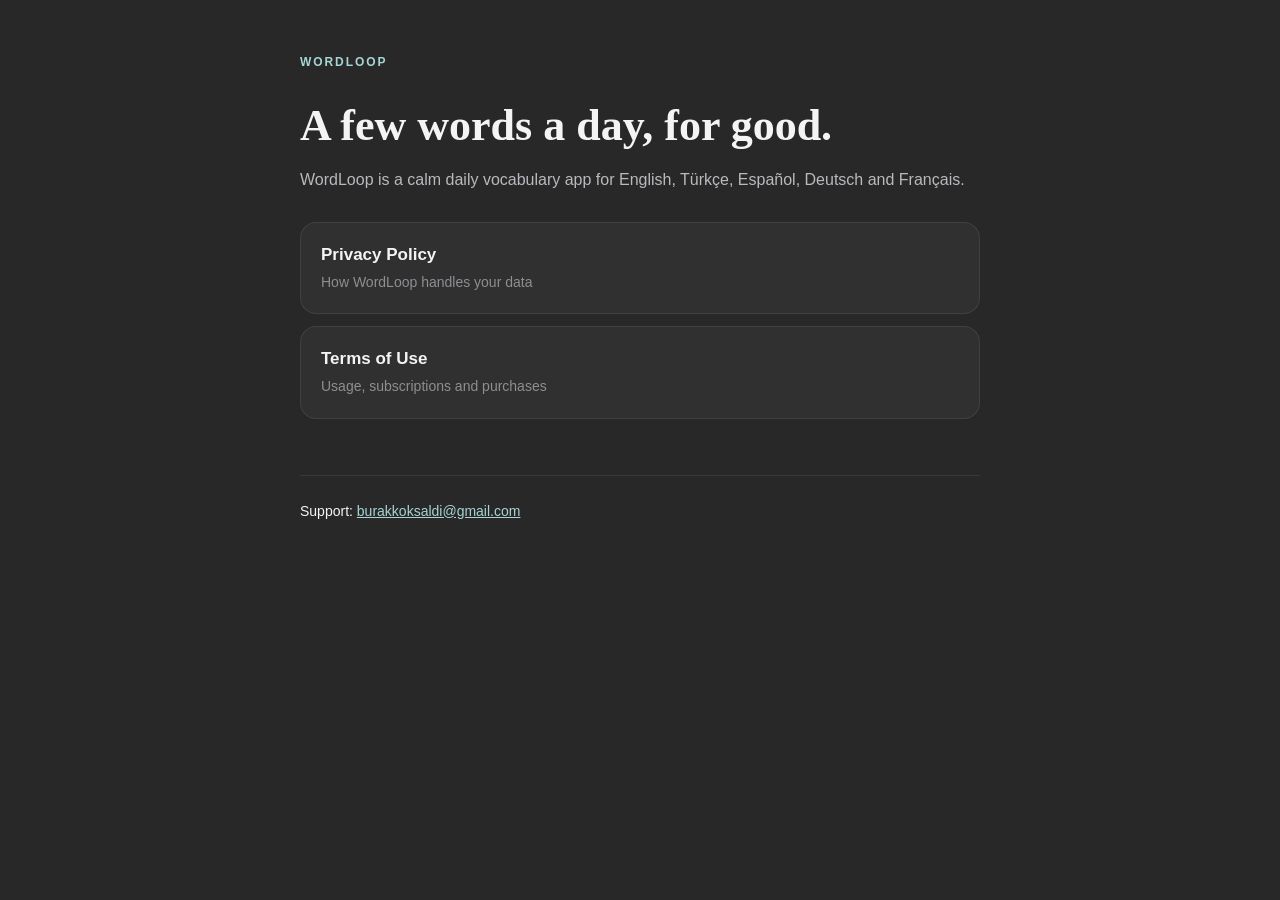
<file: index.html>
<!doctype html>
<html lang="en">
<head>
  <meta charset="utf-8">
  <meta name="viewport" content="width=device-width, initial-scale=1">
  <title>WordLoop</title>
  <meta name="description" content="WordLoop — learn a few meaningful words every day.">
  <link rel="stylesheet" href="styles.css">
</head>
<body>
  <main class="wrap">
    <span class="brand">WORDLOOP</span>
    <h1>A few words a day, for good.</h1>
    <p>WordLoop is a calm daily vocabulary app for English, Türkçe, Español, Deutsch and Français.</p>

    <div class="cards">
      <a class="card" href="privacy.html">
        <strong>Privacy Policy</strong>
        <span>How WordLoop handles your data</span>
      </a>
      <a class="card" href="terms.html">
        <strong>Terms of Use</strong>
        <span>Usage, subscriptions and purchases</span>
      </a>
    </div>

    <nav class="links">
      <span>Support: <a href="mailto:burakkoksaldi@gmail.com">burakkoksaldi@gmail.com</a></span>
    </nav>
  </main>
</body>
</html>
</file>
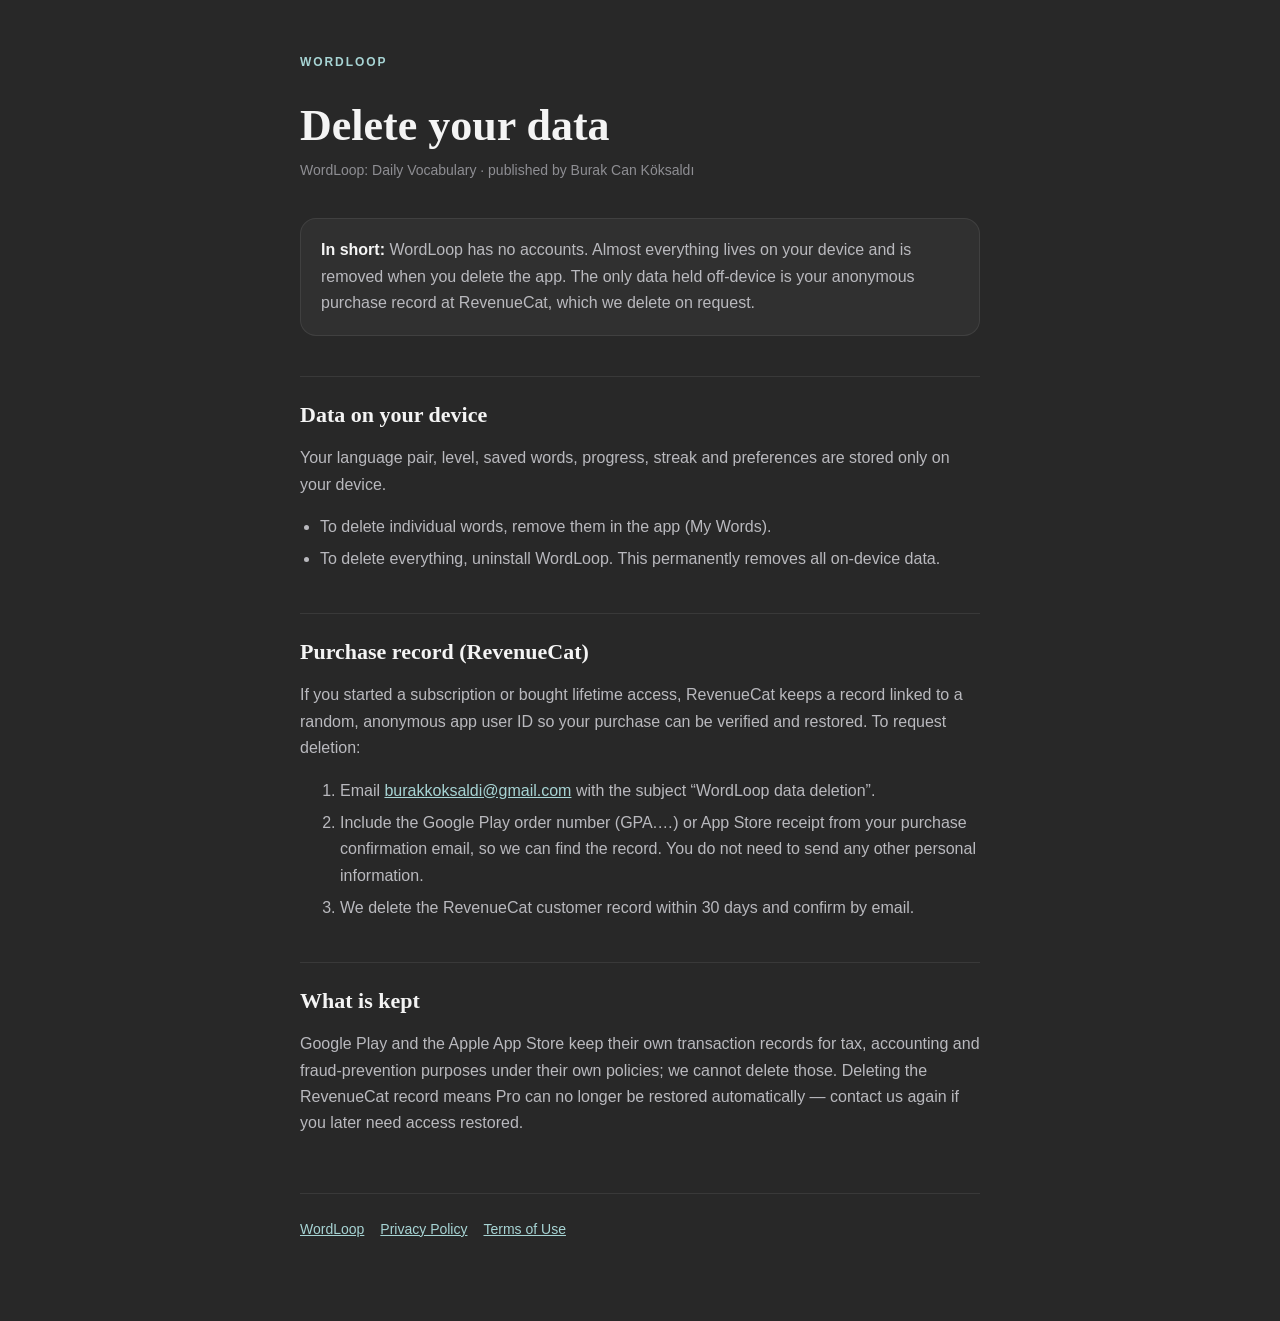
<file: delete-data.html>
<!doctype html>
<html lang="en">
<head>
  <meta charset="utf-8">
  <meta name="viewport" content="width=device-width, initial-scale=1">
  <title>Delete your data · WordLoop</title>
  <meta name="description" content="How to delete data held for the WordLoop vocabulary app.">
  <link rel="stylesheet" href="styles.css">
</head>
<body>
  <main class="wrap">
    <a class="brand" href="index.html">WORDLOOP</a>
    <h1>Delete your data</h1>
    <p class="meta">WordLoop: Daily Vocabulary · published by Burak Can Köksaldı</p>

    <div class="summary">
      <p><strong>In short:</strong> WordLoop has no accounts. Almost everything lives on your device and is removed when
      you delete the app. The only data held off-device is your anonymous purchase record at RevenueCat, which we
      delete on request.</p>
    </div>

    <h2>Data on your device</h2>
    <p>Your language pair, level, saved words, progress, streak and preferences are stored only on your device.</p>
    <ul>
      <li>To delete individual words, remove them in the app (My Words).</li>
      <li>To delete everything, uninstall WordLoop. This permanently removes all on-device data.</li>
    </ul>

    <h2>Purchase record (RevenueCat)</h2>
    <p>If you started a subscription or bought lifetime access, RevenueCat keeps a record linked to a random,
    anonymous app user ID so your purchase can be verified and restored. To request deletion:</p>
    <ol>
      <li>Email <a href="mailto:burakkoksaldi@gmail.com?subject=WordLoop%20data%20deletion">burakkoksaldi@gmail.com</a>
      with the subject “WordLoop data deletion”.</li>
      <li>Include the Google Play order number (GPA.…) or App Store receipt from your purchase confirmation email, so we
      can find the record. You do not need to send any other personal information.</li>
      <li>We delete the RevenueCat customer record within 30 days and confirm by email.</li>
    </ol>

    <h2>What is kept</h2>
    <p>Google Play and the Apple App Store keep their own transaction records for tax, accounting and fraud-prevention
    purposes under their own policies; we cannot delete those. Deleting the RevenueCat record means Pro can no longer be
    restored automatically — contact us again if you later need access restored.</p>

    <nav class="links">
      <a href="index.html">WordLoop</a>
      <a href="privacy.html">Privacy Policy</a>
      <a href="terms.html">Terms of Use</a>
    </nav>
  </main>
</body>
</html>
</file>
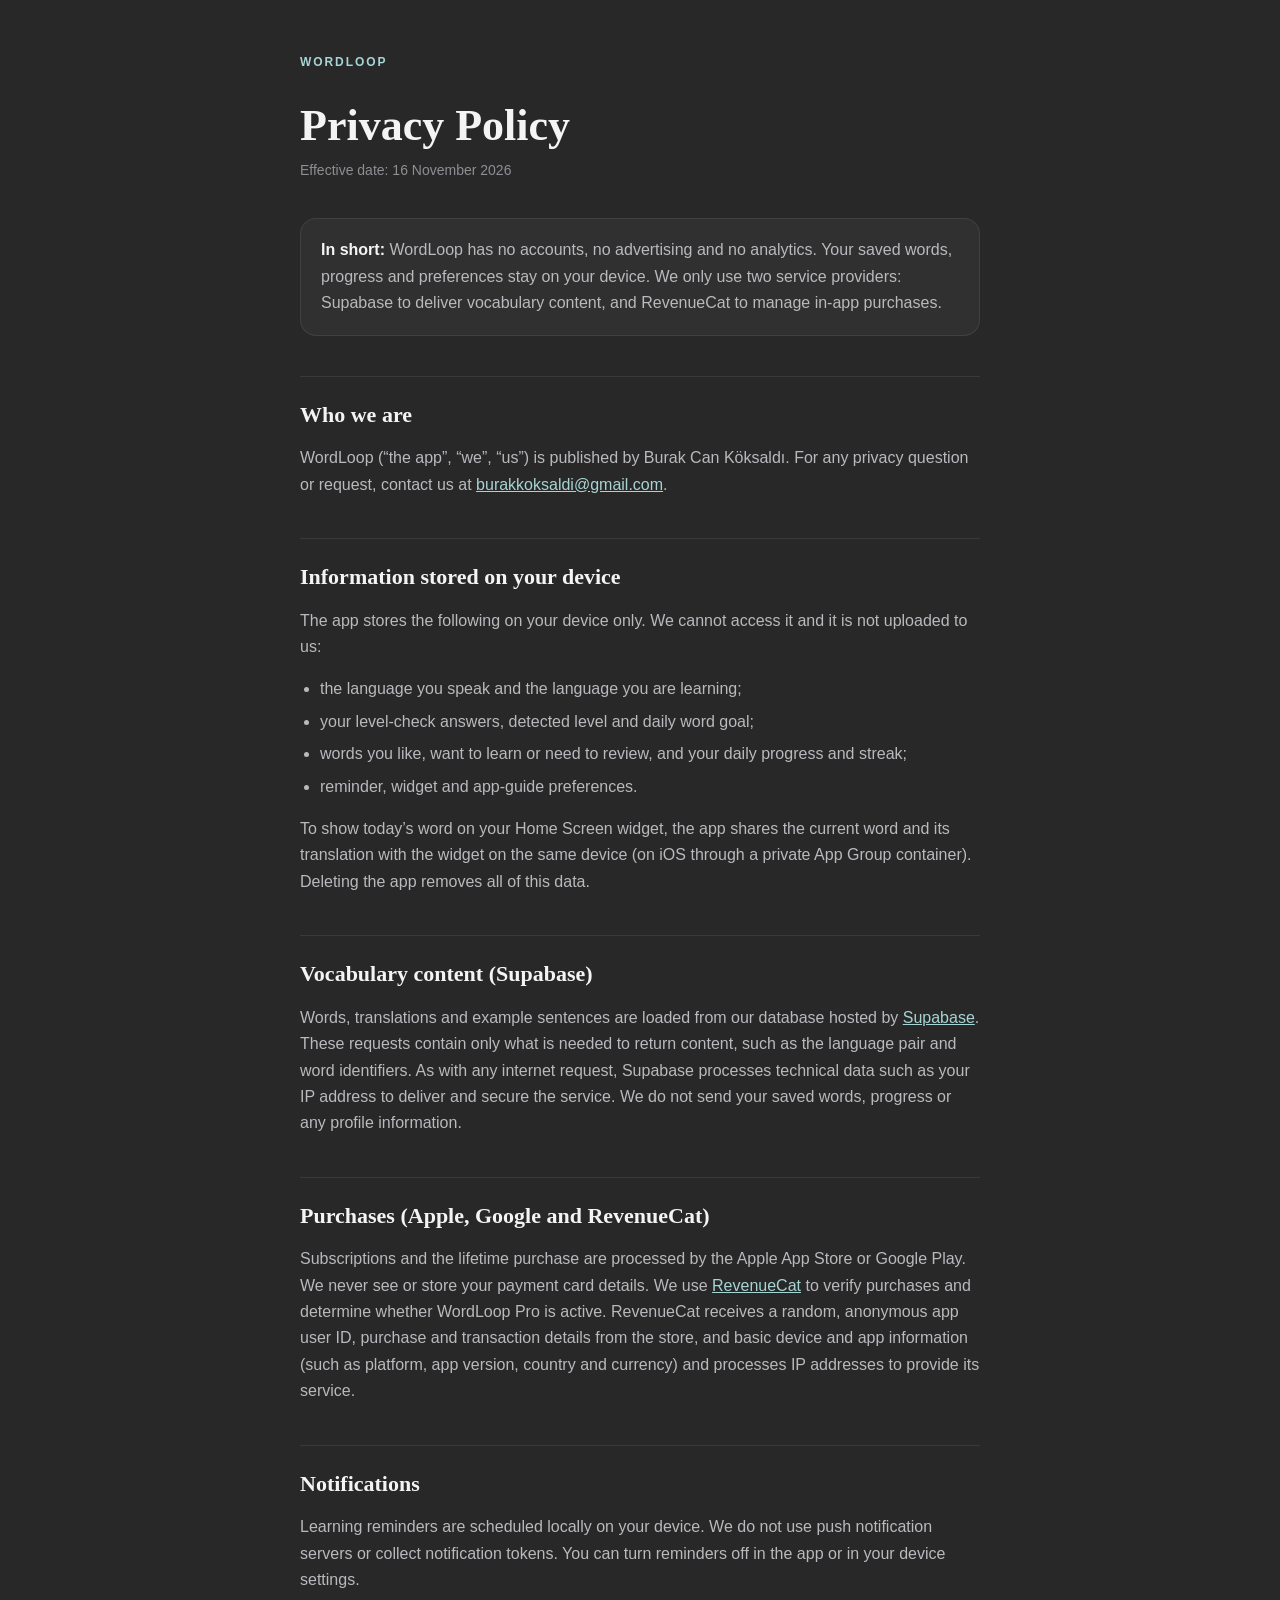
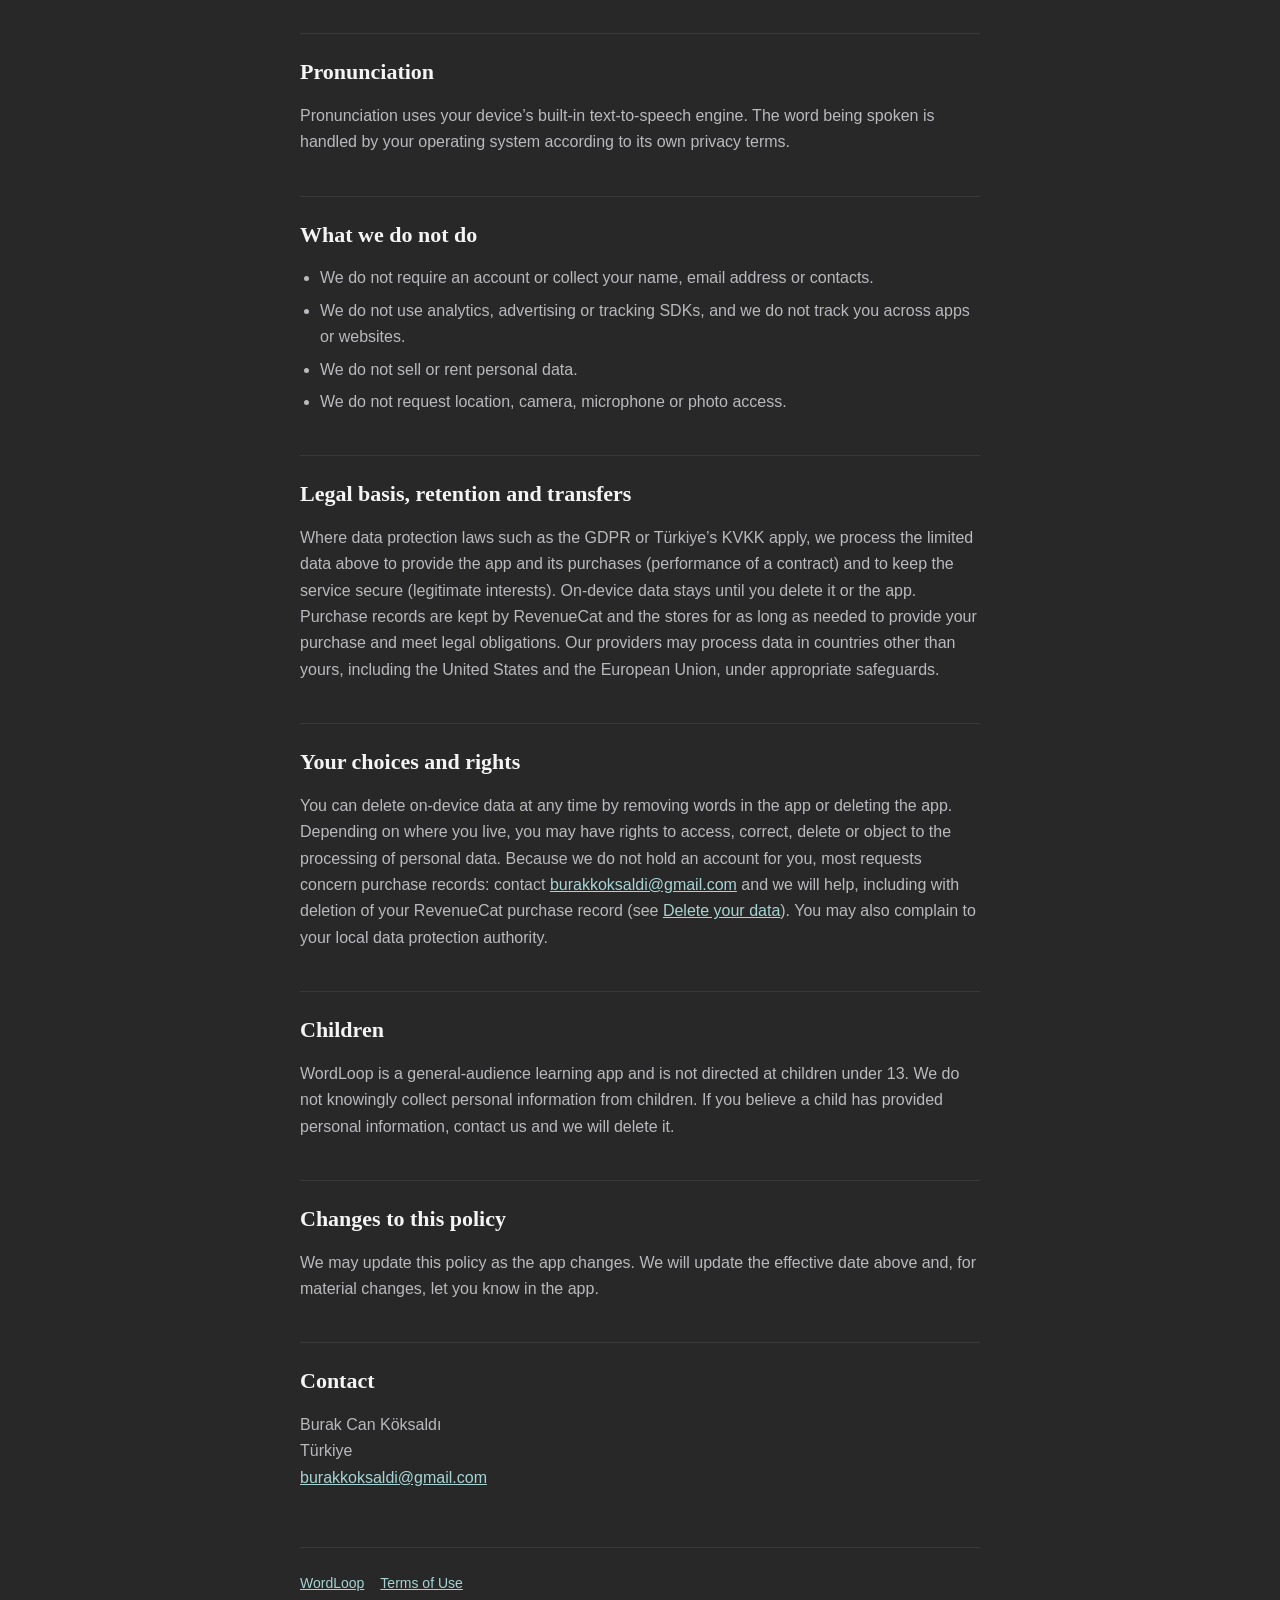
<file: privacy.html>
<!doctype html>
<html lang="en">
<head>
  <meta charset="utf-8">
  <meta name="viewport" content="width=device-width, initial-scale=1">
  <title>Privacy Policy · WordLoop</title>
  <meta name="description" content="How the WordLoop vocabulary app handles your data.">
  <link rel="stylesheet" href="styles.css">
</head>
<body>
  <main class="wrap">
    <a class="brand" href="index.html">WORDLOOP</a>
    <h1>Privacy Policy</h1>
    <p class="meta">Effective date: 16 November 2026</p>

    <div class="summary">
      <p><strong>In short:</strong> WordLoop has no accounts, no advertising and no analytics. Your saved words,
      progress and preferences stay on your device. We only use two service providers: Supabase to deliver
      vocabulary content, and RevenueCat to manage in-app purchases.</p>
    </div>

    <h2>Who we are</h2>
    <p>WordLoop (“the app”, “we”, “us”) is published by Burak Can Köksaldı.
    For any privacy question or request, contact us at <a href="mailto:burakkoksaldi@gmail.com">burakkoksaldi@gmail.com</a>.</p>

    <h2>Information stored on your device</h2>
    <p>The app stores the following on your device only. We cannot access it and it is not uploaded to us:</p>
    <ul>
      <li>the language you speak and the language you are learning;</li>
      <li>your level-check answers, detected level and daily word goal;</li>
      <li>words you like, want to learn or need to review, and your daily progress and streak;</li>
      <li>reminder, widget and app-guide preferences.</li>
    </ul>
    <p>To show today’s word on your Home Screen widget, the app shares the current word and its translation with
    the widget on the same device (on iOS through a private App Group container). Deleting the app removes all
    of this data.</p>

    <h2>Vocabulary content (Supabase)</h2>
    <p>Words, translations and example sentences are loaded from our database hosted by
    <a href="https://supabase.com/privacy">Supabase</a>. These requests contain only what is needed to return
    content, such as the language pair and word identifiers. As with any internet request, Supabase processes
    technical data such as your IP address to deliver and secure the service. We do not send your saved words,
    progress or any profile information.</p>

    <h2>Purchases (Apple, Google and RevenueCat)</h2>
    <p>Subscriptions and the lifetime purchase are processed by the Apple App Store or Google Play. We never see
    or store your payment card details. We use <a href="https://www.revenuecat.com/privacy">RevenueCat</a> to
    verify purchases and determine whether WordLoop Pro is active. RevenueCat receives a random, anonymous app
    user ID, purchase and transaction details from the store, and basic device and app information (such as
    platform, app version, country and currency) and processes IP addresses to provide its service.</p>

    <h2>Notifications</h2>
    <p>Learning reminders are scheduled locally on your device. We do not use push notification servers or
    collect notification tokens. You can turn reminders off in the app or in your device settings.</p>

    <h2>Pronunciation</h2>
    <p>Pronunciation uses your device’s built-in text-to-speech engine. The word being spoken is handled by your
    operating system according to its own privacy terms.</p>

    <h2>What we do not do</h2>
    <ul>
      <li>We do not require an account or collect your name, email address or contacts.</li>
      <li>We do not use analytics, advertising or tracking SDKs, and we do not track you across apps or websites.</li>
      <li>We do not sell or rent personal data.</li>
      <li>We do not request location, camera, microphone or photo access.</li>
    </ul>

    <h2>Legal basis, retention and transfers</h2>
    <p>Where data protection laws such as the GDPR or Türkiye’s KVKK apply, we process the limited data above to
    provide the app and its purchases (performance of a contract) and to keep the service secure (legitimate
    interests). On-device data stays until you delete it or the app. Purchase records are kept by RevenueCat and
    the stores for as long as needed to provide your purchase and meet legal obligations. Our providers may
    process data in countries other than yours, including the United States and the European Union, under
    appropriate safeguards.</p>

    <h2>Your choices and rights</h2>
    <p>You can delete on-device data at any time by removing words in the app or deleting the app. Depending on
    where you live, you may have rights to access, correct, delete or object to the processing of personal
    data. Because we do not hold an account for you, most requests concern purchase records: contact
    <a href="mailto:burakkoksaldi@gmail.com">burakkoksaldi@gmail.com</a> and we will help, including with deletion of your RevenueCat
    purchase record (see <a href="delete-data.html">Delete your data</a>). You may also complain to your local data protection authority.</p>

    <h2>Children</h2>
    <p>WordLoop is a general-audience learning app and is not directed at children under 13. We do not knowingly
    collect personal information from children. If you believe a child has provided personal information,
    contact us and we will delete it.</p>

    <h2>Changes to this policy</h2>
    <p>We may update this policy as the app changes. We will update the effective date above and, for material
    changes, let you know in the app.</p>

    <h2>Contact</h2>
    <p>Burak Can Köksaldı<br>
    Türkiye<br>
    <a href="mailto:burakkoksaldi@gmail.com">burakkoksaldi@gmail.com</a></p>

    <nav class="links">
      <a href="index.html">WordLoop</a>
      <a href="terms.html">Terms of Use</a>
    </nav>
  </main>
</body>
</html>
</file>
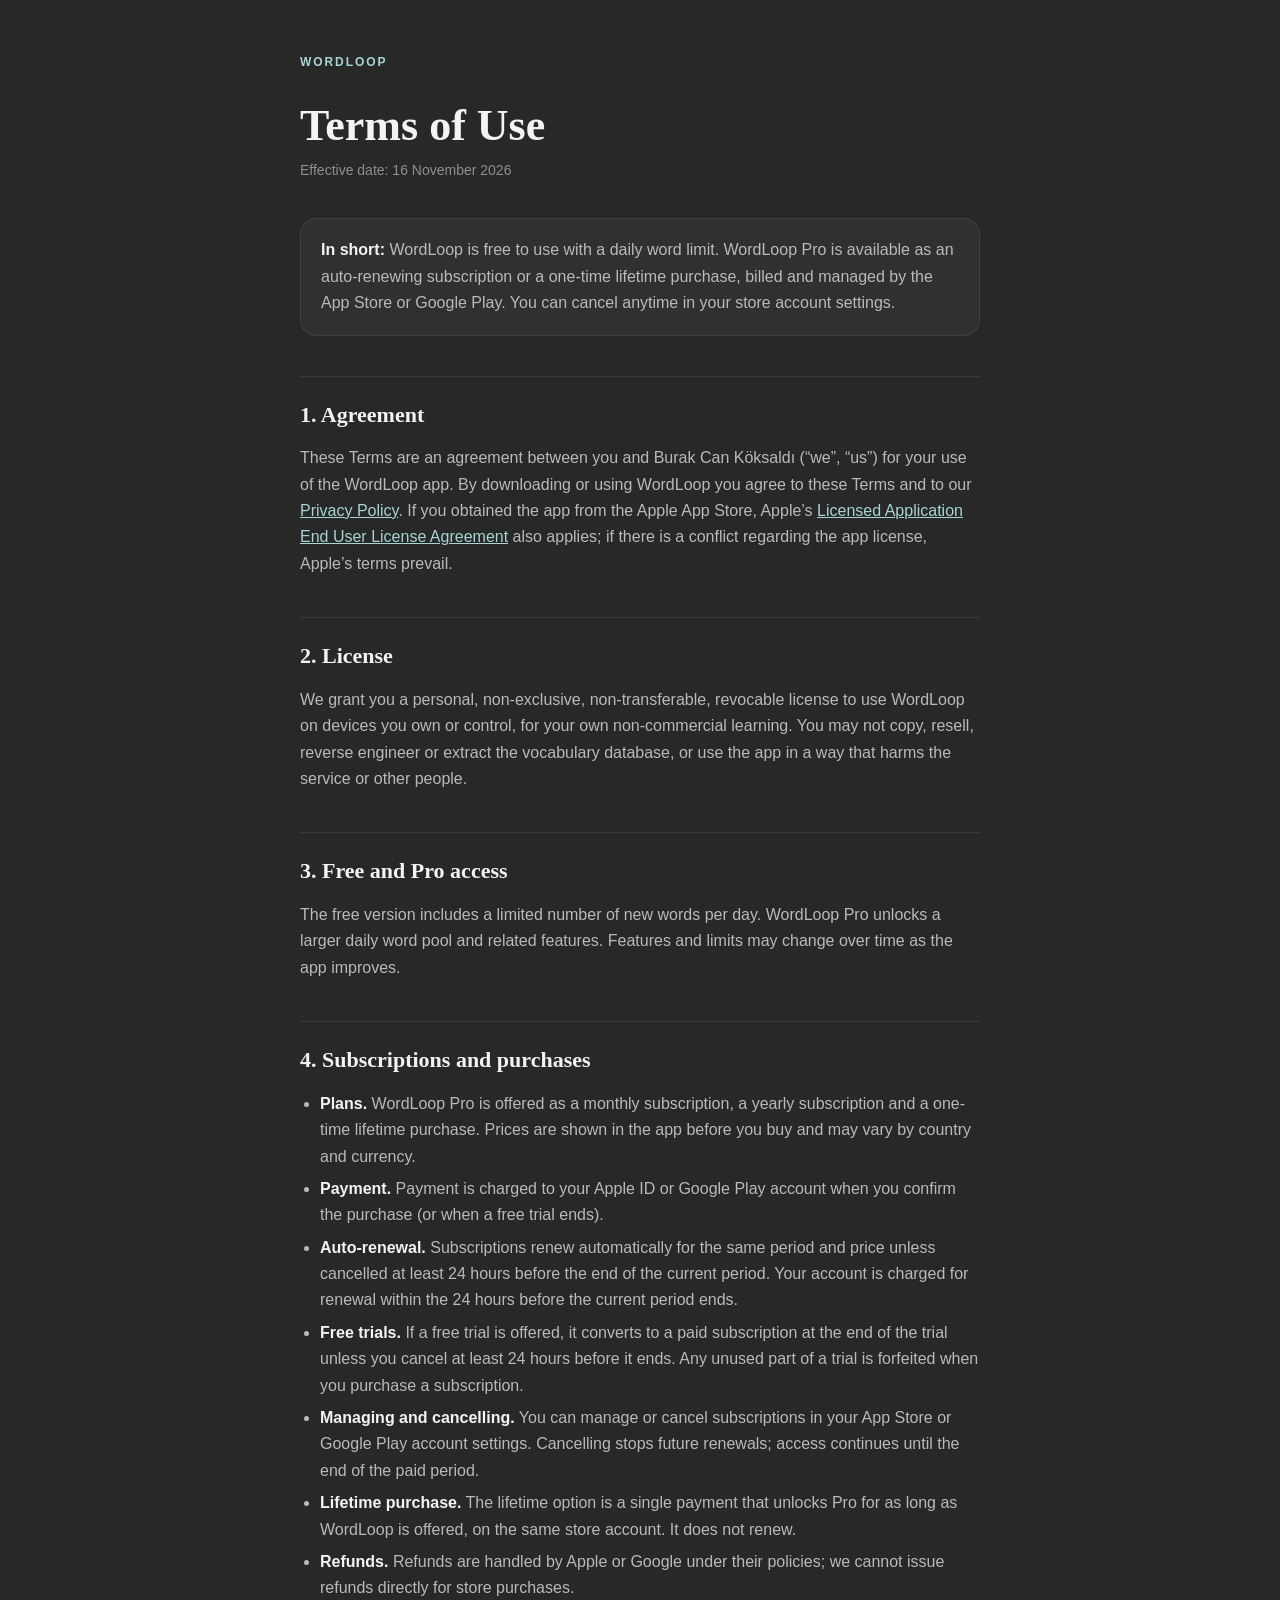
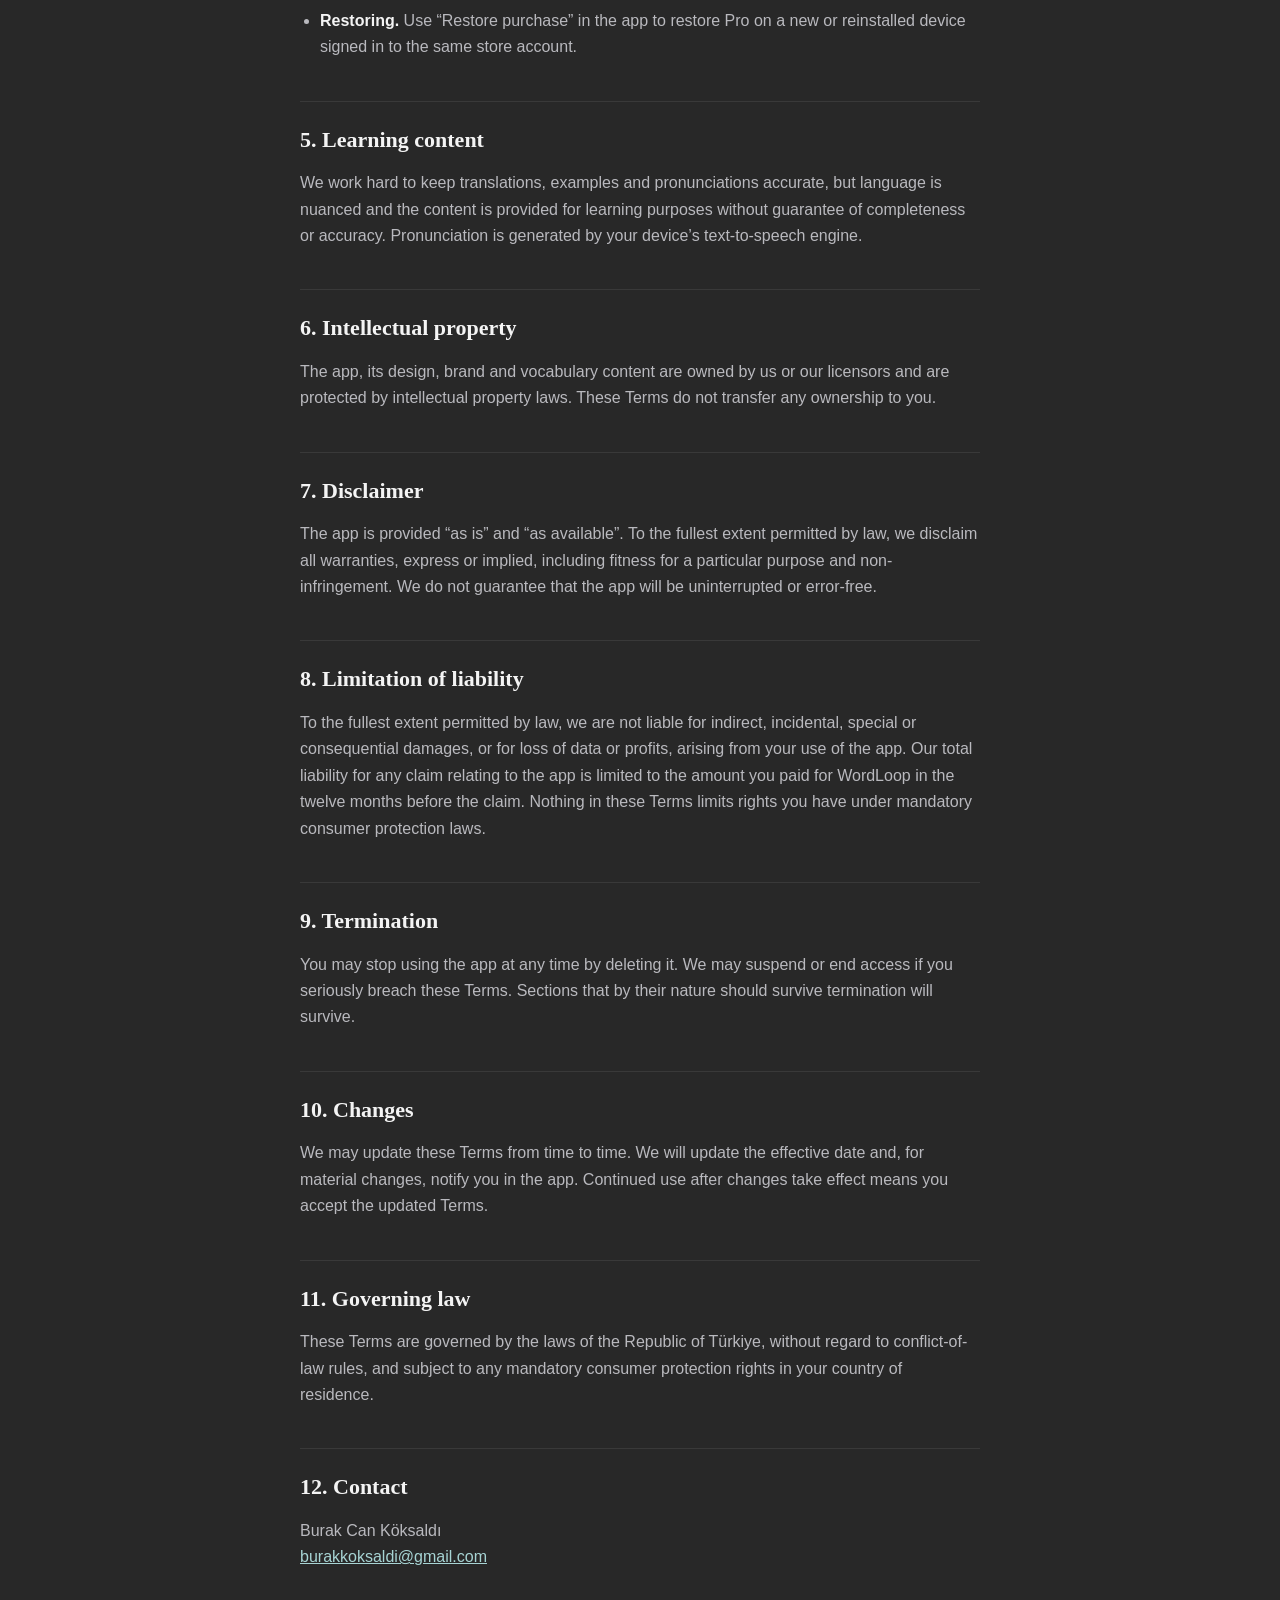
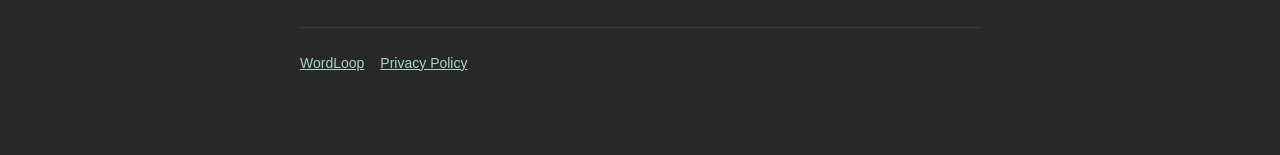
<file: terms.html>
<!doctype html>
<html lang="en">
<head>
  <meta charset="utf-8">
  <meta name="viewport" content="width=device-width, initial-scale=1">
  <title>Terms of Use · WordLoop</title>
  <meta name="description" content="Terms of Use for the WordLoop vocabulary app, including subscriptions.">
  <link rel="stylesheet" href="styles.css">
</head>
<body>
  <main class="wrap">
    <a class="brand" href="index.html">WORDLOOP</a>
    <h1>Terms of Use</h1>
    <p class="meta">Effective date: 16 November 2026</p>

    <div class="summary">
      <p><strong>In short:</strong> WordLoop is free to use with a daily word limit. WordLoop Pro is available as an
      auto-renewing subscription or a one-time lifetime purchase, billed and managed by the App Store or Google
      Play. You can cancel anytime in your store account settings.</p>
    </div>

    <h2>1. Agreement</h2>
    <p>These Terms are an agreement between you and Burak Can Köksaldı
    (“we”, “us”) for your use of the WordLoop app. By downloading or using WordLoop you agree to these Terms and
    to our <a href="privacy.html">Privacy Policy</a>. If you obtained the app from the Apple App Store, Apple’s
    <a href="https://www.apple.com/legal/internet-services/itunes/dev/stdeula/">Licensed Application End User
    License Agreement</a> also applies; if there is a conflict regarding the app license, Apple’s terms prevail.</p>

    <h2>2. License</h2>
    <p>We grant you a personal, non-exclusive, non-transferable, revocable license to use WordLoop on devices you
    own or control, for your own non-commercial learning. You may not copy, resell, reverse engineer or extract
    the vocabulary database, or use the app in a way that harms the service or other people.</p>

    <h2>3. Free and Pro access</h2>
    <p>The free version includes a limited number of new words per day. WordLoop Pro unlocks a larger daily word
    pool and related features. Features and limits may change over time as the app improves.</p>

    <h2>4. Subscriptions and purchases</h2>
    <ul>
      <li><strong>Plans.</strong> WordLoop Pro is offered as a monthly subscription, a yearly subscription and a
      one-time lifetime purchase. Prices are shown in the app before you buy and may vary by country and currency.</li>
      <li><strong>Payment.</strong> Payment is charged to your Apple ID or Google Play account when you confirm the
      purchase (or when a free trial ends).</li>
      <li><strong>Auto-renewal.</strong> Subscriptions renew automatically for the same period and price unless
      cancelled at least 24 hours before the end of the current period. Your account is charged for renewal within
      the 24 hours before the current period ends.</li>
      <li><strong>Free trials.</strong> If a free trial is offered, it converts to a paid subscription at the end of
      the trial unless you cancel at least 24 hours before it ends. Any unused part of a trial is forfeited when you
      purchase a subscription.</li>
      <li><strong>Managing and cancelling.</strong> You can manage or cancel subscriptions in your App Store or
      Google Play account settings. Cancelling stops future renewals; access continues until the end of the paid
      period.</li>
      <li><strong>Lifetime purchase.</strong> The lifetime option is a single payment that unlocks Pro for as long as
      WordLoop is offered, on the same store account. It does not renew.</li>
      <li><strong>Refunds.</strong> Refunds are handled by Apple or Google under their policies; we cannot issue
      refunds directly for store purchases.</li>
      <li><strong>Restoring.</strong> Use “Restore purchase” in the app to restore Pro on a new or reinstalled device
      signed in to the same store account.</li>
    </ul>

    <h2>5. Learning content</h2>
    <p>We work hard to keep translations, examples and pronunciations accurate, but language is nuanced and the
    content is provided for learning purposes without guarantee of completeness or accuracy. Pronunciation is
    generated by your device’s text-to-speech engine.</p>

    <h2>6. Intellectual property</h2>
    <p>The app, its design, brand and vocabulary content are owned by us or our licensors and are protected by
    intellectual property laws. These Terms do not transfer any ownership to you.</p>

    <h2>7. Disclaimer</h2>
    <p>The app is provided “as is” and “as available”. To the fullest extent permitted by law, we disclaim all
    warranties, express or implied, including fitness for a particular purpose and non-infringement. We do not
    guarantee that the app will be uninterrupted or error-free.</p>

    <h2>8. Limitation of liability</h2>
    <p>To the fullest extent permitted by law, we are not liable for indirect, incidental, special or
    consequential damages, or for loss of data or profits, arising from your use of the app. Our total liability
    for any claim relating to the app is limited to the amount you paid for WordLoop in the twelve months before
    the claim. Nothing in these Terms limits rights you have under mandatory consumer protection laws.</p>

    <h2>9. Termination</h2>
    <p>You may stop using the app at any time by deleting it. We may suspend or end access if you seriously breach
    these Terms. Sections that by their nature should survive termination will survive.</p>

    <h2>10. Changes</h2>
    <p>We may update these Terms from time to time. We will update the effective date and, for material changes,
    notify you in the app. Continued use after changes take effect means you accept the updated Terms.</p>

    <h2>11. Governing law</h2>
    <p>These Terms are governed by the laws of the Republic of Türkiye, without regard to
    conflict-of-law rules, and subject to any mandatory consumer protection rights in your country of residence.</p>

    <h2>12. Contact</h2>
    <p>Burak Can Köksaldı<br>
    <a href="mailto:burakkoksaldi@gmail.com">burakkoksaldi@gmail.com</a></p>

    <nav class="links">
      <a href="index.html">WordLoop</a>
      <a href="privacy.html">Privacy Policy</a>
    </nav>
  </main>
</body>
</html>
</file>
<file: styles.css>
:root {
  --bg: #282828;
  --surface: #303030;
  --text: #f4f4f4;
  --muted: #b9b9be;
  --subtle: #8e8e93;
  --accent: #a7d4d4;
  --rule: rgba(255, 255, 255, 0.08);
  --mark: rgba(255, 196, 0, 0.16);
  --mark-text: #ffd66b;
}

* {
  box-sizing: border-box;
}

html {
  -webkit-text-size-adjust: 100%;
}

body {
  margin: 0;
  background: var(--bg);
  color: var(--text);
  font: 16px/1.65 -apple-system, BlinkMacSystemFont, 'Inter', 'Segoe UI', Roboto, sans-serif;
}

.wrap {
  max-width: 720px;
  margin: 0 auto;
  padding: 48px 20px 80px;
}

.brand {
  display: inline-block;
  font-size: 12px;
  font-weight: 700;
  letter-spacing: 0.16em;
  color: var(--accent);
  text-decoration: none;
  margin-bottom: 28px;
}

h1 {
  font-family: Georgia, 'Times New Roman', serif;
  font-size: clamp(32px, 6vw, 44px);
  line-height: 1.15;
  margin: 0 0 8px;
}

.meta {
  color: var(--subtle);
  font-size: 14px;
  margin: 0 0 36px;
}

h2 {
  font-family: Georgia, 'Times New Roman', serif;
  font-size: 22px;
  line-height: 1.3;
  margin: 40px 0 10px;
  padding-top: 24px;
  border-top: 1px solid var(--rule);
}

p,
li {
  color: var(--muted);
}

strong {
  color: var(--text);
  font-weight: 600;
}

ul {
  padding-left: 20px;
}

li + li {
  margin-top: 6px;
}

a {
  color: var(--accent);
}

.summary {
  background: var(--surface);
  border: 1px solid var(--rule);
  border-radius: 16px;
  padding: 18px 20px;
  margin: 0 0 8px;
}

.summary p {
  margin: 0;
}

/* Owner-provided details that must be filled in before publishing. */
.todo {
  background: var(--mark);
  color: var(--mark-text);
  border-radius: 4px;
  padding: 0 4px;
  font-weight: 600;
}

.links {
  display: flex;
  gap: 16px;
  flex-wrap: wrap;
  margin-top: 56px;
  padding-top: 24px;
  border-top: 1px solid var(--rule);
  font-size: 14px;
}

.cards {
  display: grid;
  gap: 12px;
  margin-top: 28px;
}

.card {
  display: block;
  background: var(--surface);
  border: 1px solid var(--rule);
  border-radius: 16px;
  padding: 18px 20px;
  text-decoration: none;
}

.card strong {
  display: block;
  font-size: 17px;
}

.card span {
  color: var(--subtle);
  font-size: 14px;
}
</file>
